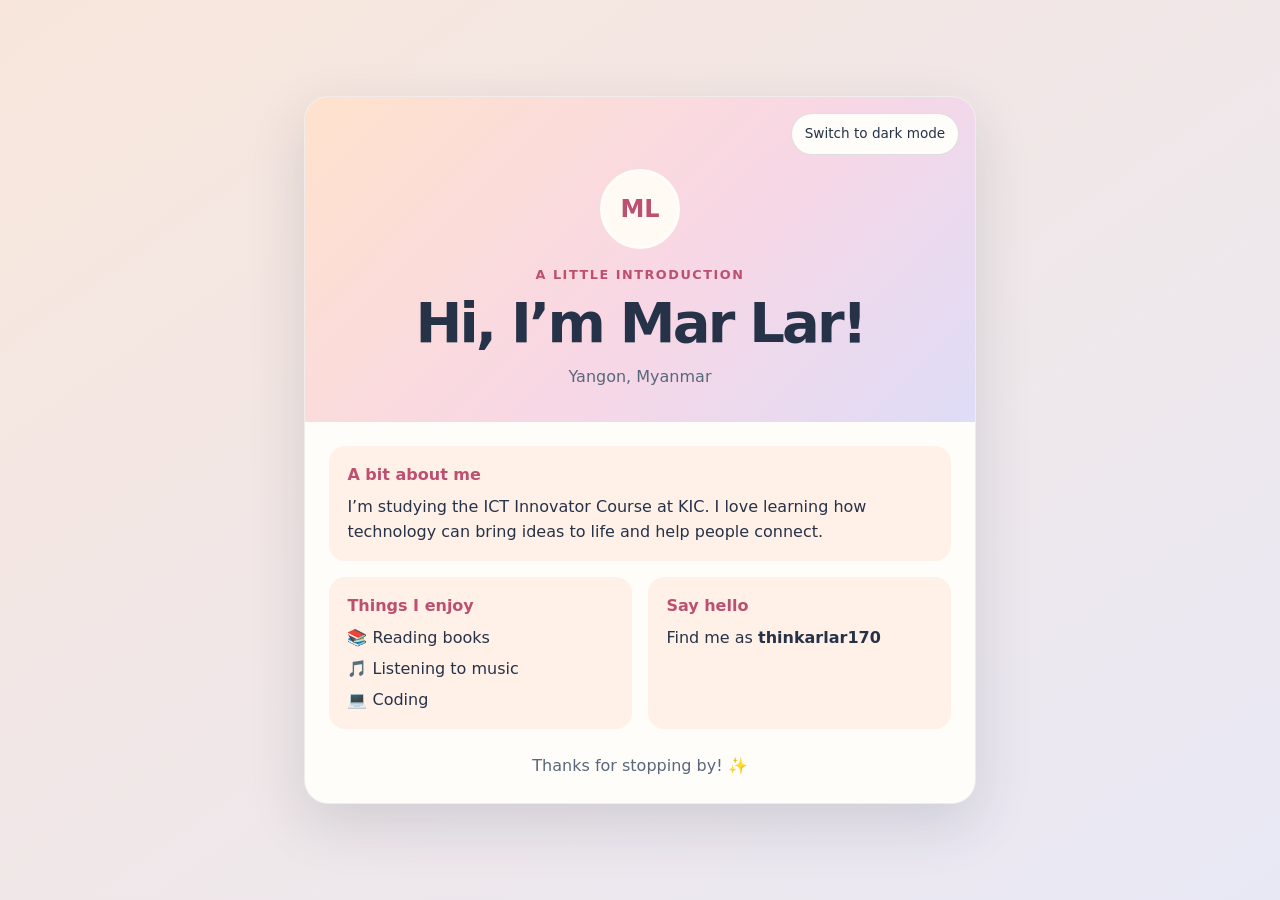
<file: index.html>
<!doctype html>
<html lang="en">
<head>
  <meta charset="utf-8">
  <meta name="viewport" content="width=device-width, initial-scale=1">
  <meta name="description" content="A little introduction to Mar Lar.">
  <title>Mar Lar | Introduction</title>
  <link rel="stylesheet" href="style.css">
  <script src="script.js" defer></script>
</head>
<body>
  <main class="profile-card">
    <header class="hero">
      <button class="theme-toggle" type="button" aria-pressed="false">
        Switch to dark mode
      </button>
      <div class="avatar" aria-hidden="true">ML</div>
      <p class="eyebrow">A little introduction</p>
      <h1>Hi, I’m Mar Lar!</h1>
      <p class="location">Yangon, Myanmar</p>
    </header>

    <div class="content">
      <section class="detail" aria-labelledby="about-heading">
        <h2 id="about-heading">A bit about me</h2>
        <p>
          I’m studying the ICT Innovator Course at KIC. I love learning how
          technology can bring ideas to life and help people connect.
        </p>
      </section>

      <section class="detail" aria-labelledby="hobbies-heading">
        <h2 id="hobbies-heading">Things I enjoy</h2>
        <ul class="hobbies">
          <li>📚 Reading books</li>
          <li>🎵 Listening to music</li>
          <li>💻 Coding</li>
        </ul>
      </section>

      <section class="detail contact" aria-labelledby="contact-heading">
        <h2 id="contact-heading">Say hello</h2>
        <p>Find me as <strong>thinkarlar170</strong></p>
      </section>
    </div>
    <footer>Thanks for stopping by! <span aria-hidden="true">✨</span></footer>
  </main>
</body>
</html>
</file>
<file: style.css>
:root {
  color-scheme: light;
  --ink: #263248;
  --muted: #59677c;
  --accent: #bd4f70;
  --paper: #fffdf9;
  --tile: #fff1e8;
  --page-start: #f8e6db;
  --page-end: #e8e8f5;
  --shadow: rgb(38 50 72 / 14%);
}

* {
  box-sizing: border-box;
}

body {
  min-height: 100vh;
  margin: 0;
  padding: 2rem 1rem;
  display: grid;
  place-items: center;
  background: linear-gradient(145deg, var(--page-start), var(--page-end));
  color: var(--ink);
  font-family: system-ui, -apple-system, BlinkMacSystemFont, "Segoe UI", sans-serif;
  line-height: 1.6;
  transition: background-color 180ms ease, color 180ms ease;
}

.profile-card {
  width: min(100%, 42rem);
  overflow: hidden;
  border: 1px solid rgb(38 50 72 / 8%);
  border-radius: 1.5rem;
  background: var(--paper);
  box-shadow: 0 1.25rem 3.5rem var(--shadow);
}

.hero {
  position: relative;
  padding: 3rem 2rem 2rem;
  background: linear-gradient(135deg, #ffe2cc, #f8d7e5 55%, #dedcf7);
  text-align: center;
}

.theme-toggle {
  position: absolute;
  top: 1rem;
  right: 1rem;
  padding: 0.55rem 0.8rem;
  border: 1px solid rgb(38 50 72 / 15%);
  border-radius: 999px;
  background: var(--paper);
  color: var(--ink);
  font: inherit;
  font-size: 0.85rem;
  cursor: pointer;
}

.theme-toggle:hover {
  transform: translateY(-1px);
}

.theme-toggle:focus-visible {
  outline: 3px solid var(--accent);
  outline-offset: 3px;
}

.avatar {
  width: 5rem;
  height: 5rem;
  margin: 1.5rem auto 1rem;
  display: grid;
  place-items: center;
  border: 3px solid var(--paper);
  border-radius: 50%;
  background: #fffaf3;
  color: var(--accent);
  font-size: 1.5rem;
  font-weight: 800;
}

.eyebrow {
  margin: 0 0 0.4rem;
  color: var(--accent);
  font-size: 0.8rem;
  font-weight: 800;
  letter-spacing: 0.12em;
  text-transform: uppercase;
}

h1 {
  margin: 0;
  font-size: clamp(2.2rem, 8vw, 3.5rem);
  letter-spacing: -0.05em;
  line-height: 1.1;
}

.location {
  margin: 0.65rem 0 0;
  color: var(--muted);
}

.content {
  padding: 1.5rem;
  display: grid;
  grid-template-columns: repeat(2, minmax(0, 1fr));
  gap: 1rem;
}

.detail {
  padding: 1rem 1.15rem;
  border-radius: 1rem;
  background: var(--tile);
}

.detail:first-child {
  grid-column: 1 / -1;
}

.detail h2 {
  margin: 0 0 0.4rem;
  color: var(--accent);
  font-size: 1rem;
}

.detail p {
  margin: 0;
}

.hobbies {
  margin: 0;
  padding: 0;
  display: grid;
  gap: 0.35rem;
  list-style: none;
}

footer {
  padding: 0 1.5rem 1.5rem;
  color: var(--muted);
  text-align: center;
}

/* Dark theme colors are applied when the toggle sets data-theme. */
body[data-theme="dark"] {
  color-scheme: dark;
  --ink: #f4efff;
  --muted: #c3bfd2;
  --accent: #ff9fba;
  --paper: #242337;
  --tile: #302e46;
  --page-start: #191827;
  --page-end: #29233b;
  --shadow: rgb(0 0 0 / 30%);
}

body[data-theme="dark"] .hero {
  background: linear-gradient(135deg, #47334b, #393652 55%, #303d55);
}

body[data-theme="dark"] .avatar {
  background: #302e46;
}

@media (max-width: 32rem) {
  body {
    padding: 1rem;
  }

  .profile-card {
    border-radius: 1rem;
  }

  .hero {
    padding: 3.5rem 1.25rem 1.5rem;
  }

  .content {
    padding: 1rem;
    grid-template-columns: 1fr;
  }

  .detail:first-child {
    grid-column: auto;
  }

  .theme-toggle {
    top: 0.75rem;
    right: 0.75rem;
  }
}

@media (prefers-reduced-motion: reduce) {
  *,
  *::before,
  *::after {
    scroll-behavior: auto !important;
    transition-duration: 0.01ms !important;
  }
}
</file>
